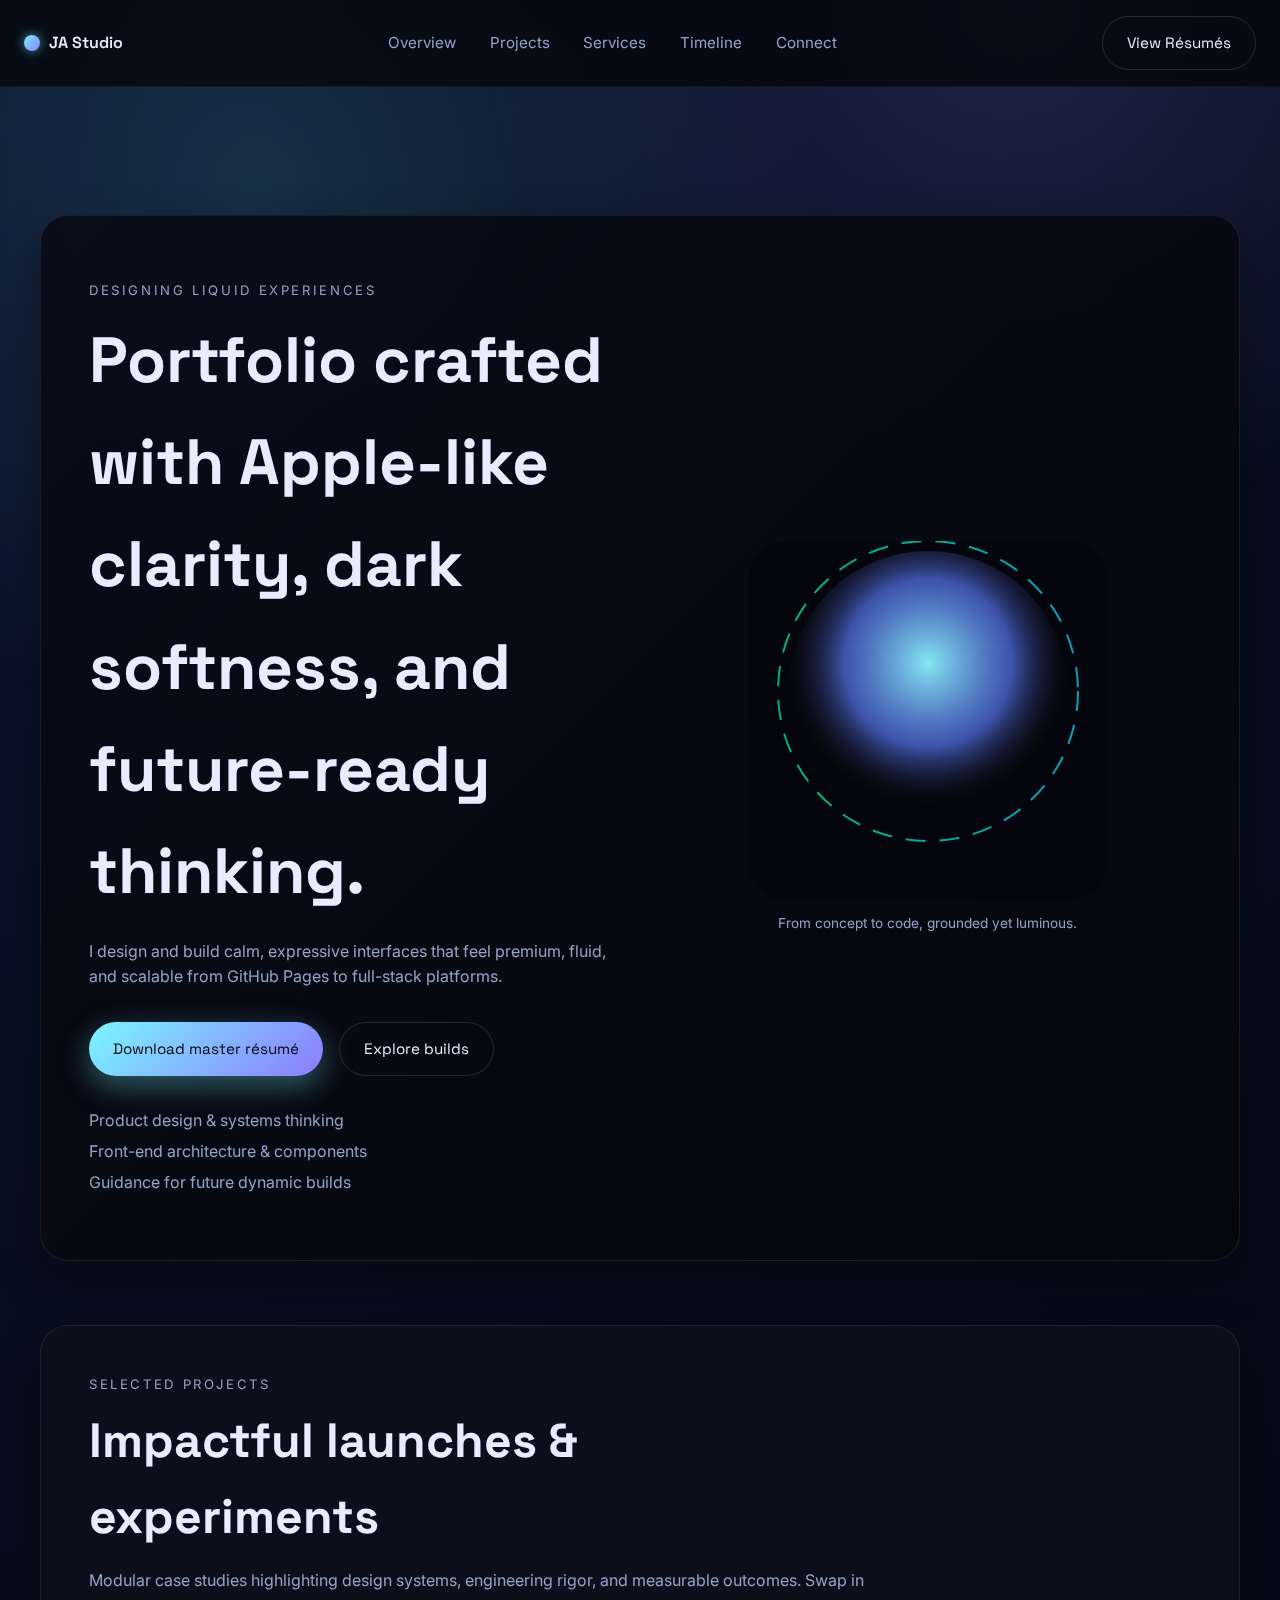
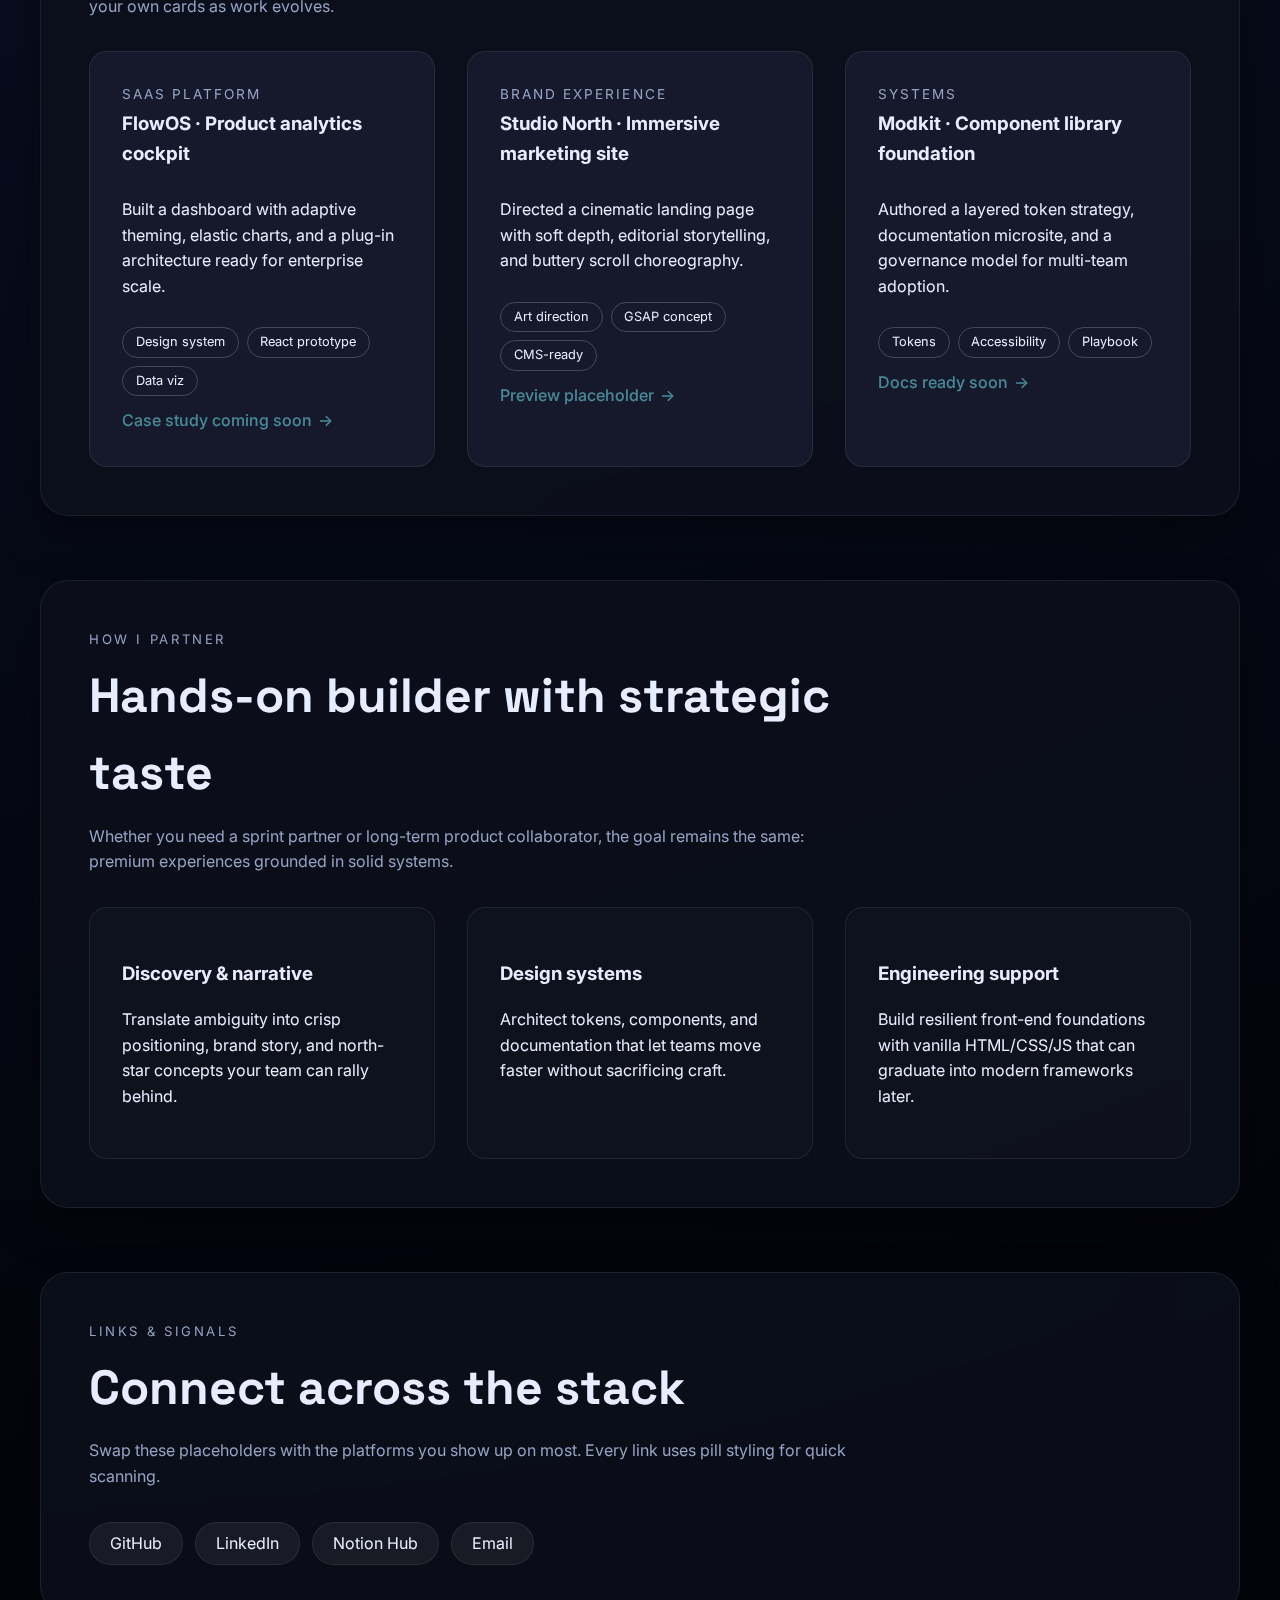
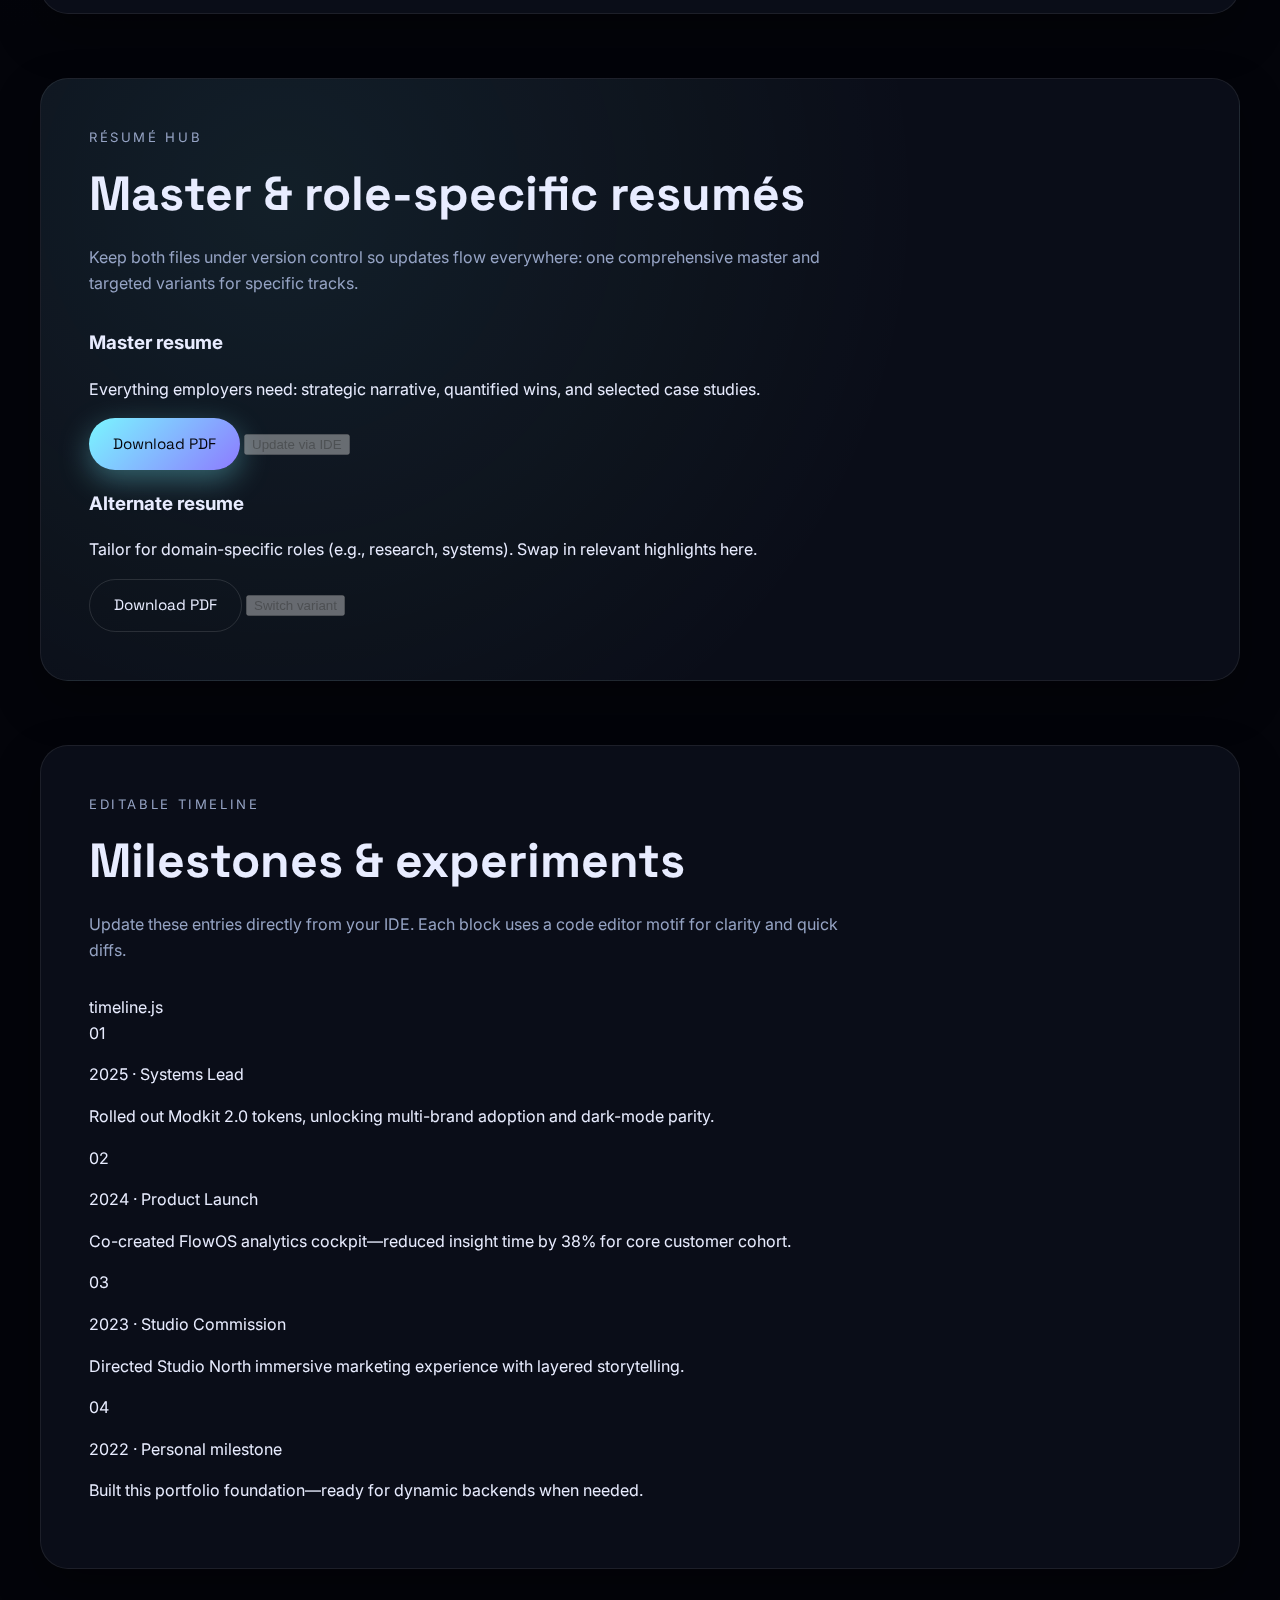
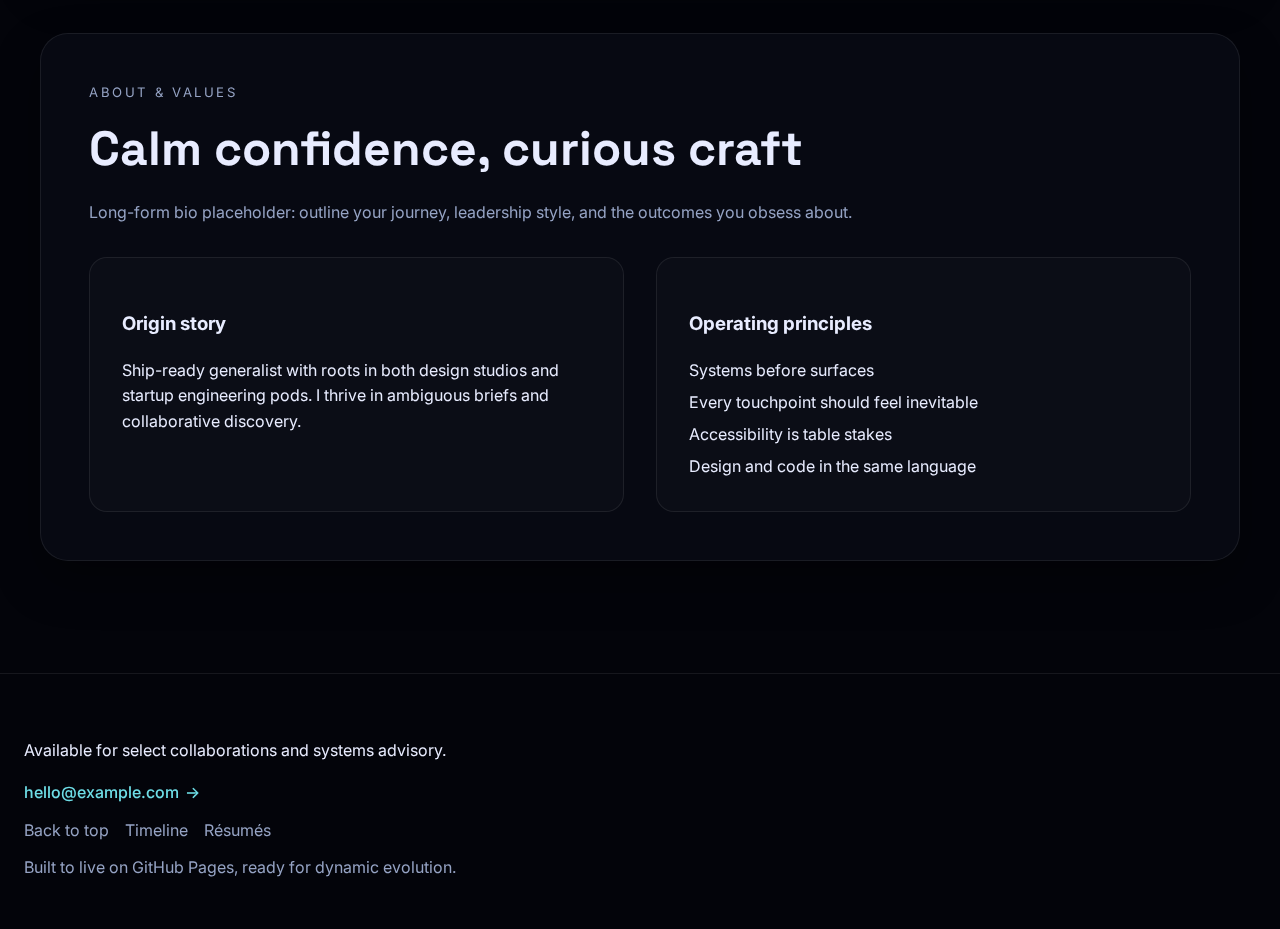
<file: index.html>
<!DOCTYPE html>
<html lang="en">
  <head>
    <meta charset="UTF-8" />
    <meta name="viewport" content="width=device-width, initial-scale=1.0" />
    <title>JA Studio · Portfolio</title>
    <link rel="preconnect" href="https://fonts.googleapis.com" />
    <link rel="preconnect" href="https://fonts.gstatic.com" crossorigin />
    <link
      href="https://fonts.googleapis.com/css2?family=Space+Grotesk:wght@400;500;600;700&family=Inter:wght@400;500;600&display=swap"
      rel="stylesheet"
    />
    <link rel="stylesheet" href="styles.css" />
  </head>
  <body>
    <header class="site-header" id="top">
      <div class="brand-mark" aria-label="JA Studio">
        <span class="brand-dot" aria-hidden="true"></span>
        <span class="brand-text">JA Studio</span>
      </div>
      <nav class="site-nav" aria-label="Primary">
        <a href="#hero">Overview</a>
        <a href="#projects">Projects</a>
        <a href="#services">Services</a>
        <a href="#timeline">Timeline</a>
        <a href="#connect">Connect</a>
      </nav>
      <a class="pill-button pill-button--ghost" href="#resumes">View Résumés</a>
    </header>

    <main>
      <section id="hero" class="hero" aria-label="Hero">
        <div class="hero-grid">
          <div class="hero-copy">
            <p class="eyebrow">Designing liquid experiences</p>
            <h1>
              Portfolio crafted with Apple-like clarity, dark softness, and
              future-ready thinking.
            </h1>
            <p class="lede">
              I design and build calm, expressive interfaces that feel premium,
              fluid, and scalable from GitHub Pages to full-stack platforms.
            </p>
            <div class="hero-ctas">
              <a class="pill-button" href="assets/pdfs/master-resume.pdf" download>
                Download master résumé
              </a>
              <a class="pill-button pill-button--ghost" href="#projects">
                Explore builds
              </a>
            </div>
            <ul class="signal-list">
              <li>Product design & systems thinking</li>
              <li>Front-end architecture & components</li>
              <li>Guidance for future dynamic builds</li>
            </ul>
          </div>
          <div class="hero-visual">
            <figure>
              <img src="assets/images/hero-orb.svg" alt="Luminous orb representing fluid design" />
              <figcaption>From concept to code, grounded yet luminous.</figcaption>
            </figure>
          </div>
        </div>
      </section>

      <section id="projects" class="section section-projects">
        <div class="section-heading">
          <p class="eyebrow">Selected projects</p>
          <h2>Impactful launches & experiments</h2>
          <p class="section-lede">
            Modular case studies highlighting design systems, engineering rigor,
            and measurable outcomes. Swap in your own cards as work evolves.
          </p>
        </div>
        <div class="card-grid">
          <article class="project-card">
            <header>
              <p class="project-tag">SaaS Platform</p>
              <h3>FlowOS · Product analytics cockpit</h3>
            </header>
            <p>
              Built a dashboard with adaptive theming, elastic charts, and a
              plug-in architecture ready for enterprise scale.
            </p>
            <ul class="token-list">
              <li>Design system</li>
              <li>React prototype</li>
              <li>Data viz</li>
            </ul>
            <a class="arrow-link" href="#" aria-disabled="true">Case study coming soon</a>
          </article>
          <article class="project-card">
            <header>
              <p class="project-tag">Brand Experience</p>
              <h3>Studio North · Immersive marketing site</h3>
            </header>
            <p>
              Directed a cinematic landing page with soft depth, editorial
              storytelling, and buttery scroll choreography.
            </p>
            <ul class="token-list">
              <li>Art direction</li>
              <li>GSAP concept</li>
              <li>CMS-ready</li>
            </ul>
            <a class="arrow-link" href="#" aria-disabled="true">Preview placeholder</a>
          </article>
          <article class="project-card">
            <header>
              <p class="project-tag">Systems</p>
              <h3>Modkit · Component library foundation</h3>
            </header>
            <p>
              Authored a layered token strategy, documentation microsite, and a
              governance model for multi-team adoption.
            </p>
            <ul class="token-list">
              <li>Tokens</li>
              <li>Accessibility</li>
              <li>Playbook</li>
            </ul>
            <a class="arrow-link" href="#" aria-disabled="true">Docs ready soon</a>
          </article>
        </div>
      </section>

      <section id="services" class="section section-services">
        <div class="section-heading">
          <p class="eyebrow">How I partner</p>
          <h2>Hands-on builder with strategic taste</h2>
          <p class="section-lede">
            Whether you need a sprint partner or long-term product collaborator,
            the goal remains the same: premium experiences grounded in solid
            systems.
          </p>
        </div>
        <div class="service-grid">
          <article class="service-card">
            <h3>Discovery & narrative</h3>
            <p>
              Translate ambiguity into crisp positioning, brand story, and
              north-star concepts your team can rally behind.
            </p>
          </article>
          <article class="service-card">
            <h3>Design systems</h3>
            <p>
              Architect tokens, components, and documentation that let teams move
              faster without sacrificing craft.
            </p>
          </article>
          <article class="service-card">
            <h3>Engineering support</h3>
            <p>
              Build resilient front-end foundations with vanilla HTML/CSS/JS that
              can graduate into modern frameworks later.
            </p>
          </article>
        </div>
      </section>

      <section id="social" class="section section-social">
        <div class="section-heading">
          <p class="eyebrow">Links & signals</p>
          <h2>Connect across the stack</h2>
          <p class="section-lede">
            Swap these placeholders with the platforms you show up on most.
            Every link uses pill styling for quick scanning.
          </p>
        </div>
        <div class="link-pills">
          <a class="link-pill" href="#" aria-label="GitHub profile">GitHub</a>
          <a class="link-pill" href="#" aria-label="LinkedIn profile">LinkedIn</a>
          <a class="link-pill" href="#" aria-label="Case studies">Notion Hub</a>
          <a class="link-pill" href="#" aria-label="Email JA">Email</a>
        </div>
      </section>

      <section id="resumes" class="section section-resume">
        <div class="section-heading">
          <p class="eyebrow">Résumé hub</p>
          <h2>Master & role-specific resumés</h2>
          <p class="section-lede">
            Keep both files under version control so updates flow everywhere: one
            comprehensive master and targeted variants for specific tracks.
          </p>
        </div>
        <div class="resume-grid">
          <article class="resume-card" data-resume-type="master">
            <h3>Master resume</h3>
            <p>
              Everything employers need: strategic narrative, quantified wins,
              and selected case studies.
            </p>
            <div class="resume-actions">
              <a class="pill-button" href="assets/pdfs/master-resume.pdf" download>
                Download PDF
              </a>
              <button type="button" class="ghost-link" disabled>
                Update via IDE
              </button>
            </div>
          </article>
          <article class="resume-card" data-resume-type="alternate">
            <h3>Alternate resume</h3>
            <p>
              Tailor for domain-specific roles (e.g., research, systems). Swap in
              relevant highlights here.
            </p>
            <div class="resume-actions">
              <a class="pill-button pill-button--ghost" href="assets/pdfs/alt-resume.pdf" download>
                Download PDF
              </a>
              <button type="button" class="ghost-link" disabled>
                Switch variant
              </button>
            </div>
          </article>
        </div>
      </section>

      <section id="timeline" class="section section-timeline">
        <div class="section-heading">
          <p class="eyebrow">Editable timeline</p>
          <h2>Milestones & experiments</h2>
          <p class="section-lede">
            Update these entries directly from your IDE. Each block uses a code
            editor motif for clarity and quick diffs.
          </p>
        </div>
        <div class="timeline-editor" data-hook="timeline-panel">
          <div class="editor-header" role="presentation">
            <span class="editor-dot dot-red"></span>
            <span class="editor-dot dot-yellow"></span>
            <span class="editor-dot dot-green"></span>
            <span class="editor-title">timeline.js</span>
          </div>
          <div class="editor-body" role="list">
            <div class="timeline-row" role="listitem" data-year="2025">
              <span class="line-number">01</span>
              <div class="line-content">
                <p class="timeline-meta">2025 · Systems Lead</p>
                <p class="timeline-text">
                  Rolled out Modkit 2.0 tokens, unlocking multi-brand adoption
                  and dark-mode parity.
                </p>
              </div>
            </div>
            <div class="timeline-row" role="listitem" data-year="2024">
              <span class="line-number">02</span>
              <div class="line-content">
                <p class="timeline-meta">2024 · Product Launch</p>
                <p class="timeline-text">
                  Co-created FlowOS analytics cockpit—reduced insight time by
                  38% for core customer cohort.
                </p>
              </div>
            </div>
            <div class="timeline-row" role="listitem" data-year="2023">
              <span class="line-number">03</span>
              <div class="line-content">
                <p class="timeline-meta">2023 · Studio Commission</p>
                <p class="timeline-text">
                  Directed Studio North immersive marketing experience with
                  layered storytelling.
                </p>
              </div>
            </div>
            <div class="timeline-row" role="listitem" data-year="2022">
              <span class="line-number">04</span>
              <div class="line-content">
                <p class="timeline-meta">2022 · Personal milestone</p>
                <p class="timeline-text">
                  Built this portfolio foundation—ready for dynamic backends when
                  needed.
                </p>
              </div>
            </div>
          </div>
        </div>
      </section>

      <section id="about" class="section section-about">
        <div class="section-heading">
          <p class="eyebrow">About & values</p>
          <h2>Calm confidence, curious craft</h2>
          <p class="section-lede">
            Long-form bio placeholder: outline your journey, leadership style,
            and the outcomes you obsess about.
          </p>
        </div>
        <div class="about-grid">
          <article class="about-panel">
            <h3>Origin story</h3>
            <p>
              Ship-ready generalist with roots in both design studios and startup
              engineering pods. I thrive in ambiguous briefs and collaborative
              discovery.
            </p>
          </article>
          <article class="about-panel">
            <h3>Operating principles</h3>
            <ul class="values-list">
              <li>Systems before surfaces</li>
              <li>Every touchpoint should feel inevitable</li>
              <li>Accessibility is table stakes</li>
              <li>Design and code in the same language</li>
            </ul>
          </article>
        </div>
      </section>
    </main>

    <footer class="site-footer" id="connect">
      <div>
        <p>Available for select collaborations and systems advisory.</p>
        <a class="arrow-link" href="mailto:hello@example.com">hello@example.com</a>
      </div>
      <div class="footer-links">
        <a href="#top">Back to top</a>
        <a href="#timeline">Timeline</a>
        <a href="#resumes">Résumés</a>
      </div>
      <p class="footer-note">Built to live on GitHub Pages, ready for dynamic evolution.</p>
    </footer>

    <script src="script.js"></script>
  </body>
</html>
</file>
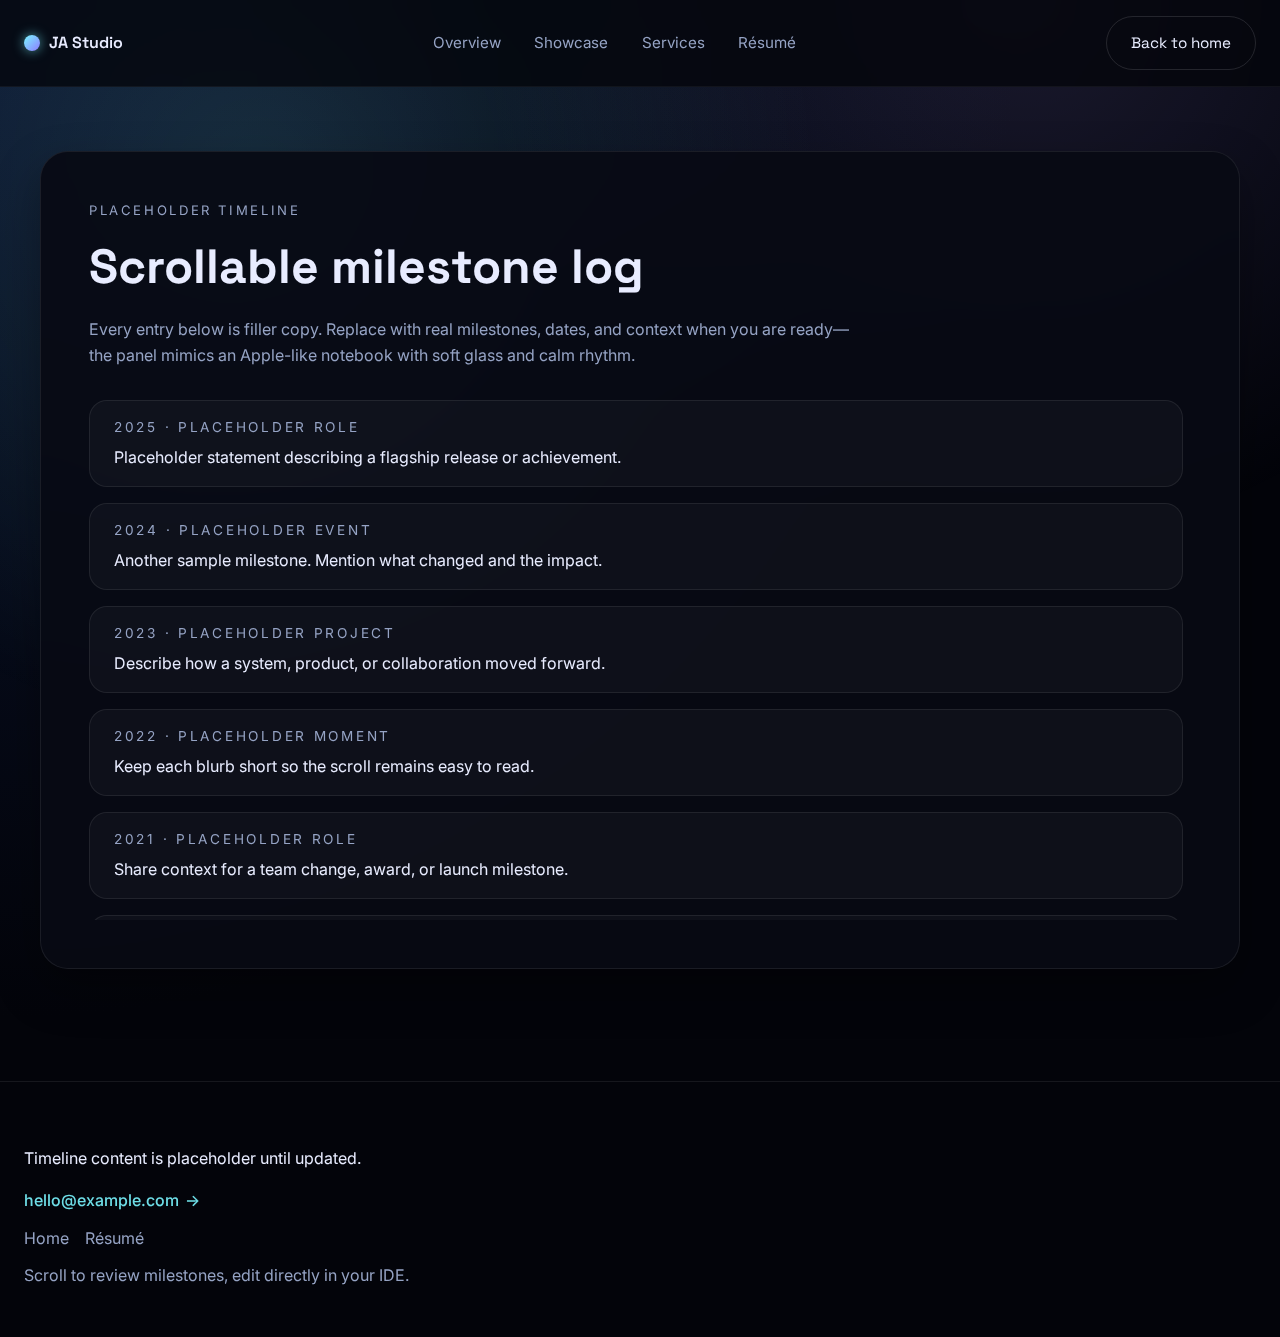
<file: timeline.html>
<!DOCTYPE html>
<html lang="en">
  <head>
    <meta charset="UTF-8" />
    <meta name="viewport" content="width=device-width, initial-scale=1.0" />
    <title>JA Studio · Timeline</title>
    <link rel="preconnect" href="https://fonts.googleapis.com" />
    <link rel="preconnect" href="https://fonts.gstatic.com" crossorigin />
    <link
      href="https://fonts.googleapis.com/css2?family=Space+Grotesk:wght@400;500;600;700&family=Inter:wght@400;500;600&display=swap"
      rel="stylesheet"
    />
    <link rel="stylesheet" href="styles.css" />
  </head>
  <body data-page="timeline">
    <header class="site-header">
      <div class="brand-mark" aria-label="JA Studio">
        <span class="brand-dot" aria-hidden="true"></span>
        <span class="brand-text">JA Studio</span>
      </div>
      <nav class="site-nav" aria-label="Secondary">
        <a href="index.html#hero">Overview</a>
        <a href="index.html#showcase">Showcase</a>
        <a href="index.html#services">Services</a>
        <a href="index.html#resume">Résumé</a>
      </nav>
      <a class="pill-button pill-button--ghost" href="index.html">Back to home</a>
    </header>

    <main>
      <section class="section timeline-page">
        <div class="section-heading">
          <p class="eyebrow">Placeholder timeline</p>
          <h2>Scrollable milestone log</h2>
          <p class="section-lede">
            Every entry below is filler copy. Replace with real milestones,
            dates, and context when you are ready—the panel mimics an Apple-like
            notebook with soft glass and calm rhythm.
          </p>
        </div>
        <div class="timeline-scroll" data-hook="timeline-scroll" role="list">
          <article class="timeline-entry" role="listitem">
            <p class="timeline-entry__meta">2025 · Placeholder role</p>
            <p class="timeline-entry__text">
              Placeholder statement describing a flagship release or achievement.
            </p>
          </article>
          <article class="timeline-entry" role="listitem">
            <p class="timeline-entry__meta">2024 · Placeholder event</p>
            <p class="timeline-entry__text">
              Another sample milestone. Mention what changed and the impact.
            </p>
          </article>
          <article class="timeline-entry" role="listitem">
            <p class="timeline-entry__meta">2023 · Placeholder project</p>
            <p class="timeline-entry__text">
              Describe how a system, product, or collaboration moved forward.
            </p>
          </article>
          <article class="timeline-entry" role="listitem">
            <p class="timeline-entry__meta">2022 · Placeholder moment</p>
            <p class="timeline-entry__text">
              Keep each blurb short so the scroll remains easy to read.
            </p>
          </article>
          <article class="timeline-entry" role="listitem">
            <p class="timeline-entry__meta">2021 · Placeholder role</p>
            <p class="timeline-entry__text">
              Share context for a team change, award, or launch milestone.
            </p>
          </article>
          <article class="timeline-entry" role="listitem">
            <p class="timeline-entry__meta">2020 · Placeholder event</p>
            <p class="timeline-entry__text">
              Mention the problem space, the contribution, and the result.
            </p>
          </article>
          <article class="timeline-entry" role="listitem">
            <p class="timeline-entry__meta">2019 · Placeholder note</p>
            <p class="timeline-entry__text">
              Use older entries to show depth without overwhelming the reader.
            </p>
          </article>
          <article class="timeline-entry" role="listitem">
            <p class="timeline-entry__meta">2018 · Placeholder start</p>
            <p class="timeline-entry__text">
              Kick off the log here or add earlier entries as needed.
            </p>
          </article>
        </div>
      </section>
    </main>

    <footer class="site-footer">
      <div>
        <p>Timeline content is placeholder until updated.</p>
        <a class="arrow-link" href="mailto:hello@example.com">hello@example.com</a>
      </div>
      <div class="footer-links">
        <a href="index.html#hero">Home</a>
        <a href="index.html#resume">Résumé</a>
      </div>
      <p class="footer-note">Scroll to review milestones, edit directly in your IDE.</p>
    </footer>

    <script src="script.js"></script>
  </body>
</html>
</file>
<file: styles.css>
:root {
  --color-bg: #03040a;
  --color-surface: rgba(13, 16, 28, 0.8);
  --color-panel: rgba(23, 27, 45, 0.9);
  --color-border: rgba(255, 255, 255, 0.08);
  --color-text: #e8ecff;
  --color-muted: #95a3c4;
  --color-accent: #7af6ff;
  --color-accent-2: #8d7bff;
  --color-warm: #ffb199;
  --shadow-soft: 0 20px 45px rgba(0, 0, 0, 0.35);
  --radius-lg: 28px;
  --radius-md: 18px;
  --radius-sm: 12px;
  --space-xl: 4rem;
  --space-lg: 3rem;
  --space-md: 2rem;
  --space-sm: 1rem;
  --font-display: "Space Grotesk", "SpaceGrotesk", system-ui, sans-serif;
  --font-body: "Inter", system-ui, -apple-system, BlinkMacSystemFont, sans-serif;
  --transition-soft: 320ms cubic-bezier(0.25, 0.8, 0.4, 1);
}

*,
*::before,
*::after {
  box-sizing: border-box;
}

body {
  margin: 0;
  min-height: 100vh;
  font-family: var(--font-body);
  background: radial-gradient(circle at top left, #0b1530, #03040a 55%);
  color: var(--color-text);
  line-height: 1.6;
  -webkit-font-smoothing: antialiased;
}

body::before {
  content: "";
  position: fixed;
  inset: 0;
  background: radial-gradient(circle at 20% 20%, rgba(128, 255, 244, 0.12), transparent 45%),
    radial-gradient(circle at 80% 0%, rgba(160, 148, 255, 0.15), transparent 40%);
  pointer-events: none;
  z-index: -1;
}

a {
  color: inherit;
}

img {
  max-width: 100%;
  display: block;
}

main {
  padding: var(--space-xl) 1.5rem var(--space-lg);
}

.section {
  max-width: 1200px;
  margin: 0 auto var(--space-xl);
  padding: var(--space-lg);
  background: var(--color-surface);
  border: 1px solid var(--color-border);
  border-radius: var(--radius-lg);
  box-shadow: var(--shadow-soft);
  backdrop-filter: blur(22px);
}

.section-heading {
  max-width: 780px;
  margin-bottom: var(--space-md);
}

.eyebrow {
  text-transform: uppercase;
  letter-spacing: 0.2em;
  font-size: 0.82rem;
  color: var(--color-muted);
  margin: 0 0 0.5rem;
}

.section h2 {
  font-family: var(--font-display);
  font-size: clamp(2rem, 4vw, 3rem);
  margin: 0 0 0.75rem;
}

.section-lede {
  margin: 0;
  color: var(--color-muted);
}

.site-header {
  position: sticky;
  top: 0;
  display: flex;
  align-items: center;
  justify-content: space-between;
  padding: 1rem 1.5rem;
  backdrop-filter: blur(16px);
  background: rgba(3, 4, 10, 0.75);
  border-bottom: 1px solid rgba(255, 255, 255, 0.05);
  z-index: 10;
}

.brand-mark {
  display: flex;
  align-items: center;
  gap: 0.55rem;
  font-family: var(--font-display);
  font-weight: 600;
}

.brand-dot {
  width: 16px;
  height: 16px;
  border-radius: 50%;
  background: linear-gradient(135deg, var(--color-accent), var(--color-accent-2));
  box-shadow: 0 0 12px rgba(122, 246, 255, 0.6);
}

.site-nav {
  display: flex;
  gap: 1rem;
  font-size: 0.95rem;
}

.site-nav a {
  text-decoration: none;
  color: var(--color-muted);
  padding: 0.35rem 0.55rem;
  border-radius: 999px;
  transition: color 0.2s ease, background 0.2s ease;
}

.site-nav a:hover {
  color: var(--color-text);
  background: rgba(255, 255, 255, 0.06);
}

.pill-button {
  display: inline-flex;
  align-items: center;
  justify-content: center;
  gap: 0.4rem;
  padding: 0.85rem 1.5rem;
  border-radius: 999px;
  border: none;
  font-family: var(--font-display);
  font-size: 0.95rem;
  text-decoration: none;
  cursor: pointer;
  background: linear-gradient(135deg, var(--color-accent), var(--color-accent-2));
  color: #05050a;
  box-shadow: 0 10px 30px rgba(122, 246, 255, 0.35);
  transition: transform var(--transition-soft), box-shadow var(--transition-soft);
}

.pill-button:hover {
  transform: translateY(-2px);
  box-shadow: 0 16px 40px rgba(122, 246, 255, 0.4);
}

.pill-button--ghost {
  background: transparent;
  color: var(--color-text);
  border: 1px solid rgba(255, 255, 255, 0.12);
  box-shadow: none;
}

.hero {
  max-width: 1200px;
  margin: var(--space-xl) auto;
  padding: var(--space-xl) var(--space-lg);
  background: linear-gradient(135deg, rgba(9, 12, 24, 0.95), rgba(6, 7, 14, 0.95));
  border-radius: var(--radius-lg);
  border: 1px solid var(--color-border);
  box-shadow: var(--shadow-soft);
}

.hero-grid {
  display: grid;
  grid-template-columns: repeat(auto-fit, minmax(280px, 1fr));
  gap: var(--space-lg);
  align-items: center;
}

.hero h1 {
  font-family: var(--font-display);
  font-size: clamp(2.5rem, 6vw, 4rem);
  margin: 0 0 1rem;
}

.hero .lede {
  color: var(--color-muted);
  margin-bottom: var(--space-md);
}

.hero-ctas {
  display: flex;
  flex-wrap: wrap;
  gap: 1rem;
  margin-bottom: var(--space-md);
}

.signal-list {
  list-style: none;
  padding: 0;
  margin: 0;
  display: flex;
  flex-direction: column;
  gap: 0.35rem;
  color: var(--color-muted);
}

.hero-visual figure {
  margin: 0;
  text-align: center;
}

.hero-visual img {
  width: min(360px, 90%);
  margin: 0 auto;
}

.hero-visual figcaption {
  margin-top: 0.75rem;
  font-size: 0.85rem;
  color: var(--color-muted);
}

.card-grid {
  display: grid;
  grid-template-columns: repeat(auto-fit, minmax(270px, 1fr));
  gap: var(--space-md);
}

.project-card {
  background: var(--color-panel);
  border: 1px solid var(--color-border);
  border-radius: var(--radius-md);
  padding: var(--space-md);
  display: flex;
  flex-direction: column;
  gap: 0.75rem;
  min-height: 280px;
  transition: transform var(--transition-soft), border-color 200ms ease, box-shadow var(--transition-soft);
}

.project-card:hover {
  transform: translateY(-6px);
  border-color: rgba(255, 255, 255, 0.25);
  box-shadow: 0 20px 40px rgba(0, 0, 0, 0.45);
}

.project-card h3 {
  margin: 0.2rem 0 0;
}

.project-tag {
  font-size: 0.85rem;
  text-transform: uppercase;
  letter-spacing: 0.15em;
  color: var(--color-muted);
  margin: 0;
}

.token-list {
  list-style: none;
  display: flex;
  flex-wrap: wrap;
  gap: 0.5rem;
  padding: 0;
  margin: 0;
}

.token-list li {
  padding: 0.25rem 0.8rem;
  border-radius: 999px;
  border: 1px solid rgba(255, 255, 255, 0.2);
  font-size: 0.8rem;
}

.muted-note {
  font-size: 0.85rem;
  color: var(--color-muted);
}

.arrow-link {
  display: inline-flex;
  gap: 0.4rem;
  text-decoration: none;
  color: var(--color-accent);
  font-weight: 500;
  opacity: 0.9;
}

.arrow-link::after {
  content: "→";
}

.arrow-link[aria-disabled="true"] {
  opacity: 0.5;
  pointer-events: none;
}

.service-grid {
  display: grid;
  grid-template-columns: repeat(auto-fit, minmax(220px, 1fr));
  gap: var(--space-md);
}

.service-card {
  background: rgba(255, 255, 255, 0.02);
  border-radius: var(--radius-md);
  border: 1px solid var(--color-border);
  padding: var(--space-md);
  min-height: 220px;
  transition: transform var(--transition-soft), border-color 200ms ease;
}

.service-card:hover {
  transform: translateY(-4px);
  border-color: rgba(255, 255, 255, 0.2);
}

.link-pills {
  display: flex;
  flex-wrap: wrap;
  gap: 0.75rem;
}

.link-pill {
  padding: 0.5rem 1.25rem;
  border-radius: 999px;
  text-decoration: none;
  background: rgba(255, 255, 255, 0.06);
  border: 1px solid var(--color-border);
  transition: background 0.2s ease, transform 0.2s ease;
}

.link-pill:hover {
  background: rgba(255, 255, 255, 0.12);
  transform: translateY(-2px);
}

.section-resume {
  background: radial-gradient(circle at 20% 20%, rgba(122, 246, 255, 0.08), transparent 60%),
    var(--color-surface);
}

.resume-embed {
  border-radius: var(--radius-md);
  border: 1px solid var(--color-border);
  background: rgba(9, 12, 20, 0.85);
  padding: 1rem;
}

.resume-embed object {
  width: 100%;
  min-height: 32rem;
  border: none;
  border-radius: var(--radius-sm);
  background: #000;
}

.resume-embed p {
  margin: 0;
  color: var(--color-muted);
  text-align: center;
}

.timeline-page {
  background: rgba(8, 10, 20, 0.92);
}

.timeline-scroll {
  max-height: 520px;
  overflow-y: auto;
  display: flex;
  flex-direction: column;
  gap: 1rem;
  padding-right: 0.5rem;
}

.timeline-entry {
  border-radius: var(--radius-md);
  border: 1px solid rgba(255, 255, 255, 0.08);
  background: rgba(255, 255, 255, 0.03);
  padding: 1rem 1.5rem;
}

.timeline-entry__meta {
  margin: 0;
  font-size: 0.85rem;
  text-transform: uppercase;
  letter-spacing: 0.2em;
  color: var(--color-muted);
}

.timeline-entry__text {
  margin: 0.35rem 0 0;
}

.section-about {
  background: rgba(8, 10, 20, 0.92);
}

.about-grid {
  display: grid;
  grid-template-columns: repeat(auto-fit, minmax(280px, 1fr));
  gap: var(--space-md);
}

.about-panel {
  background: rgba(255, 255, 255, 0.02);
  border-radius: var(--radius-md);
  border: 1px solid var(--color-border);
  padding: var(--space-md);
}

.values-list {
  list-style: none;
  padding: 0;
  margin: 0;
  display: flex;
  flex-direction: column;
  gap: 0.4rem;
}

.site-footer {
  padding: var(--space-lg) 1.5rem;
  border-top: 1px solid rgba(255, 255, 255, 0.08);
  display: flex;
  flex-direction: column;
  gap: 0.75rem;
  align-items: flex-start;
}

.footer-links {
  display: flex;
  gap: 1rem;
  flex-wrap: wrap;
}

.footer-links a {
  text-decoration: none;
  color: var(--color-muted);
}

.footer-note {
  color: var(--color-muted);
  margin: 0;
}

@media (max-width: 768px) {
  .site-header {
    flex-direction: column;
    gap: 0.75rem;
  }

  .site-nav {
    flex-wrap: wrap;
    justify-content: center;
  }

  .section,
  .hero {
    padding: var(--space-md);
  }

  .timeline-scroll {
    max-height: none;
  }

  .hero-ctas {
    flex-direction: column;
    align-items: stretch;
  }
}

@media (prefers-reduced-motion: reduce) {
  *, *::before, *::after {
    transition-duration: 0.01ms !important;
    animation-duration: 0.01ms !important;
    animation-iteration-count: 1 !important;
  }
}
</file>
